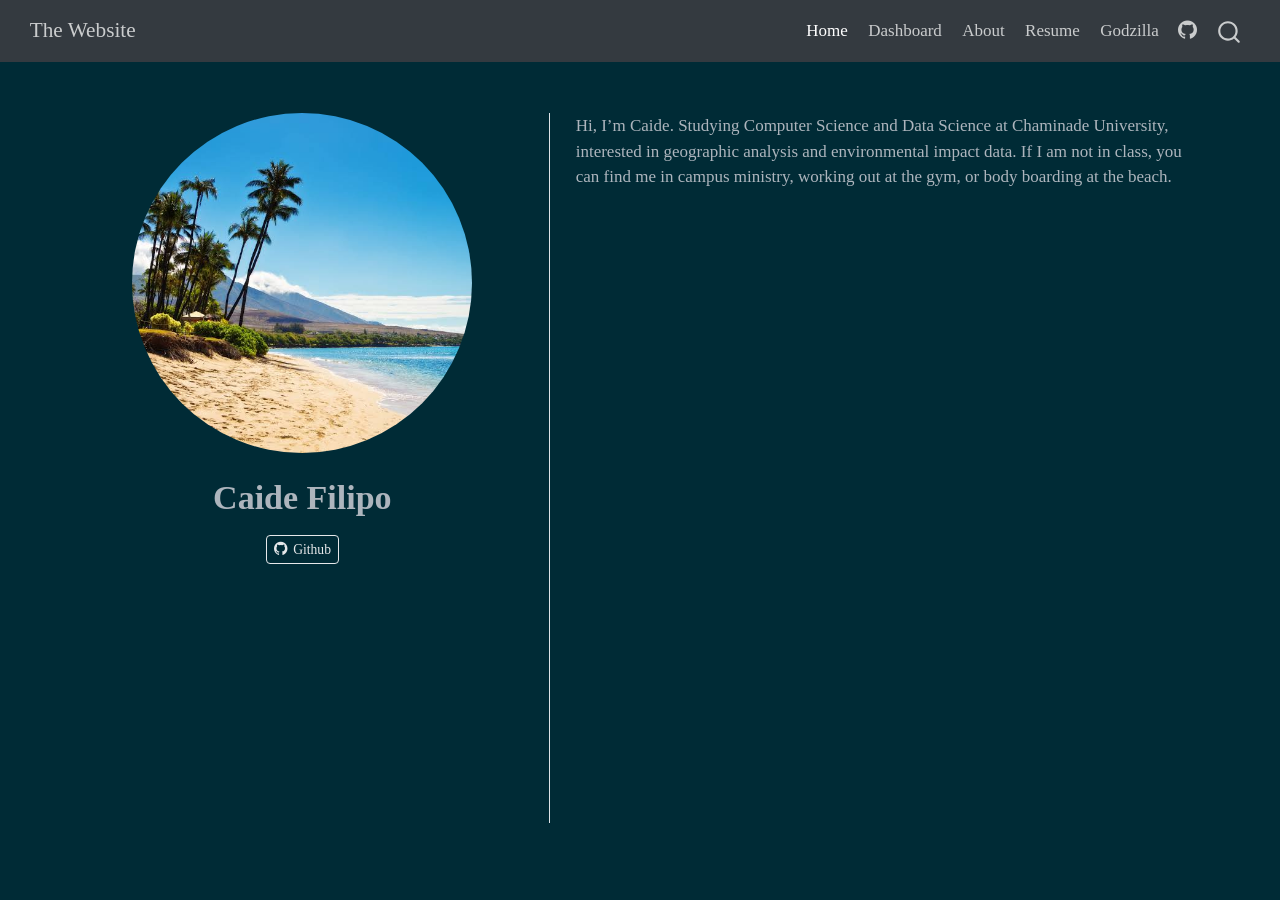
<file: docs/index.html>
<!DOCTYPE html>
<html xmlns="http://www.w3.org/1999/xhtml" lang="en" xml:lang="en"><head>

<meta charset="utf-8">
<meta name="generator" content="quarto-1.9.38">

<meta name="viewport" content="width=device-width, initial-scale=1.0, user-scalable=yes">


<title>Caide Filipo – The Website</title>
<style>
/* Default styles provided by pandoc.
** See https://pandoc.org/MANUAL.html#variables-for-html for config info.
*/
code{white-space: pre-wrap;}
span.smallcaps{font-variant: small-caps;}
div.columns{display: flex; gap: min(4vw, 1.5em);}
div.column{flex: auto; overflow-x: auto;}
div.hanging-indent{margin-left: 1.5em; text-indent: -1.5em;}
ul.task-list{list-style: none;}
ul.task-list li input[type="checkbox"] {
  width: 0.8em;
  margin: 0 0.8em 0.2em -1em; /* quarto-specific, see https://github.com/quarto-dev/quarto-cli/issues/4556 */ 
  vertical-align: middle;
}
</style>


<script src="site_libs/quarto-nav/quarto-nav.js"></script>
<script src="site_libs/quarto-nav/headroom.min.js"></script>
<script src="site_libs/clipboard/clipboard.min.js"></script>
<script src="site_libs/quarto-search/autocomplete.umd.js"></script>
<script src="site_libs/quarto-search/fuse.min.js"></script>
<script src="site_libs/quarto-search/quarto-search.js"></script>
<meta name="quarto:offset" content="./">
<script src="site_libs/quarto-html/quarto.js" type="module"></script>
<script src="site_libs/quarto-html/tabsets/tabsets.js" type="module"></script>
<script src="site_libs/quarto-html/popper.min.js"></script>
<script src="site_libs/quarto-html/tippy.umd.min.js"></script>
<link href="site_libs/quarto-html/tippy.css" rel="stylesheet">
<link href="site_libs/quarto-html/quarto-syntax-highlighting-dark-0a6b7249c26820e032cb0bd839ff02b1.css" rel="stylesheet" id="quarto-text-highlighting-styles">
<script src="site_libs/bootstrap/bootstrap.min.js"></script>
<link href="site_libs/bootstrap/bootstrap-icons.css" rel="stylesheet">
<link href="site_libs/bootstrap/bootstrap-022d30eb0de822cc867200da4bd9be8d.min.css" rel="stylesheet" append-hash="true" id="quarto-bootstrap" data-mode="dark">
<script id="quarto-search-options" type="application/json">{
  "location": "navbar",
  "copy-button": false,
  "collapse-after": 3,
  "panel-placement": "end",
  "type": "overlay",
  "limit": 50,
  "keyboard-shortcut": [
    "f",
    "/",
    "s"
  ],
  "show-item-context": false,
  "language": {
    "search-no-results-text": "No results",
    "search-matching-documents-text": "matching documents",
    "search-copy-link-title": "Copy link to search",
    "search-hide-matches-text": "Hide additional matches",
    "search-more-match-text": "more match in this document",
    "search-more-matches-text": "more matches in this document",
    "search-clear-button-title": "Clear",
    "search-text-placeholder": "",
    "search-detached-cancel-button-title": "Cancel",
    "search-submit-button-title": "Submit",
    "search-label": "Search"
  }
}</script>


<link rel="stylesheet" href="styles.css">
</head>

<body class="nav-fixed quarto-light">

<div id="quarto-search-results"></div>
  <header id="quarto-header" class="headroom fixed-top">
    <nav class="navbar navbar-expand-lg " data-bs-theme="dark">
      <div class="navbar-container container-fluid">
      <div class="navbar-brand-container mx-auto">
    <a class="navbar-brand" href="./index.html">
    <span class="navbar-title">The Website</span>
    </a>
  </div>
            <div id="quarto-search" class="" title="Search"></div>
          <button class="navbar-toggler" type="button" data-bs-toggle="collapse" data-bs-target="#navbarCollapse" aria-controls="navbarCollapse" role="menu" aria-expanded="false" aria-label="Toggle navigation" onclick="if (window.quartoToggleHeadroom) { window.quartoToggleHeadroom(); }">
  <span class="navbar-toggler-icon"></span>
</button>
          <div class="collapse navbar-collapse" id="navbarCollapse">
            <ul class="navbar-nav navbar-nav-scroll ms-auto">
  <li class="nav-item">
    <a class="nav-link active" href="./index.html" aria-current="page"> 
<span class="menu-text">Home</span></a>
  </li>  
  <li class="nav-item">
    <a class="nav-link" href="https://kalamaku4u.github.io/dashboards//"> 
<span class="menu-text">Dashboard</span></a>
  </li>  
  <li class="nav-item">
    <a class="nav-link" href="./about.html"> 
<span class="menu-text">About</span></a>
  </li>  
  <li class="nav-item">
    <a class="nav-link" href="./resume.html"> 
<span class="menu-text">Resume</span></a>
  </li>  
  <li class="nav-item">
    <a class="nav-link" href="./godzilla.html"> 
<span class="menu-text">Godzilla</span></a>
  </li>  
  <li class="nav-item compact">
    <a class="nav-link" href="https://github.com/kalamaku4u" target="_blank"> <i class="bi bi-github" role="img">
</i> 
<span class="menu-text"></span></a>
  </li>  
</ul>
          </div> <!-- /navcollapse -->
            <div class="quarto-navbar-tools">
</div>
      </div> <!-- /container-fluid -->
    </nav>
</header>
<!-- content -->
<div id="quarto-content" class="quarto-container page-columns page-rows-contents page-layout-full page-navbar">
<!-- sidebar -->
<!-- margin-sidebar -->
    
<!-- main -->
<div class="quarto-about-trestles column-page">
  <div class="about-entity">
    <img src="media/beach.jpeg" class="about-image
  round " style="height: 20em; width: 20em;">
<header id="title-block-header" class="quarto-title-block default">
<div class="quarto-title">
<h1 class="title">Caide Filipo</h1>
</div>
<div class="quarto-title-meta column-page">
  </div>
</header>
    <div class="about-links">
  <a href="https://github.com/Kalamaku4u" class="about-link" rel="" target="blank">
    <i class="bi bi-github"></i>
     <span class="about-link-text">Github</span>
  </a>
</div>
  </div>
  <div class="about-contents"><main class="content column-page" id="quarto-document-content">
<p>Hi, I’m Caide. Studying Computer Science and Data Science at Chaminade University, interested in geographic analysis and environmental impact data. If I am not in class, you can find me in campus ministry, working out at the gym, or body boarding at the beach.</p>


</main></div>
</div>
 <!-- /main -->
<script id="quarto-html-after-body" type="application/javascript">
  window.document.addEventListener("DOMContentLoaded", function (event) {
    const isCodeAnnotation = (el) => {
      for (const clz of el.classList) {
        if (clz.startsWith('code-annotation-')) {                     
          return true;
        }
      }
      return false;
    }
    const onCopySuccess = function(e) {
      // button target
      const button = e.trigger;
      // don't keep focus
      button.blur();
      // flash "checked"
      button.classList.add('code-copy-button-checked');
      var currentTitle = button.getAttribute("title");
      button.setAttribute("title", "Copied!");
      let tooltip;
      if (window.bootstrap) {
        button.setAttribute("data-bs-toggle", "tooltip");
        button.setAttribute("data-bs-placement", "left");
        button.setAttribute("data-bs-title", "Copied!");
        tooltip = new bootstrap.Tooltip(button, 
          { trigger: "manual", 
            customClass: "code-copy-button-tooltip",
            offset: [0, -8]});
        tooltip.show();    
      }
      setTimeout(function() {
        if (tooltip) {
          tooltip.hide();
          button.removeAttribute("data-bs-title");
          button.removeAttribute("data-bs-toggle");
          button.removeAttribute("data-bs-placement");
        }
        button.setAttribute("title", currentTitle);
        button.classList.remove('code-copy-button-checked');
      }, 1000);
      // clear code selection
      e.clearSelection();
    }
    const getTextToCopy = function(trigger) {
      const outerScaffold = trigger.parentElement.cloneNode(true);
      const codeEl = outerScaffold.querySelector('code');
      for (const childEl of codeEl.children) {
        if (isCodeAnnotation(childEl)) {
          childEl.remove();
        }
      }
      return codeEl.innerText;
    }
    const clipboard = new window.ClipboardJS('.code-copy-button:not([data-in-quarto-modal])', {
      text: getTextToCopy
    });
    clipboard.on('success', onCopySuccess);
    if (window.document.getElementById('quarto-embedded-source-code-modal')) {
      const clipboardModal = new window.ClipboardJS('.code-copy-button[data-in-quarto-modal]', {
        text: getTextToCopy,
        container: window.document.getElementById('quarto-embedded-source-code-modal')
      });
      clipboardModal.on('success', onCopySuccess);
    }
      var localhostRegex = new RegExp(/^(?:http|https):\/\/localhost\:?[0-9]*\//);
      var mailtoRegex = new RegExp(/^mailto:/);
        var filterRegex = new RegExp('/' + window.location.host + '/');
      var isInternal = (href) => {
          return filterRegex.test(href) || localhostRegex.test(href) || mailtoRegex.test(href);
      }
      // Inspect non-navigation links and adorn them if external
     var links = window.document.querySelectorAll('a[href]:not(.nav-link):not(.navbar-brand):not(.toc-action):not(.sidebar-link):not(.sidebar-item-toggle):not(.pagination-link):not(.no-external):not([aria-hidden]):not(.dropdown-item):not(.quarto-navigation-tool):not(.about-link)');
      for (var i=0; i<links.length; i++) {
        const link = links[i];
        if (!isInternal(link.href)) {
          // undo the damage that might have been done by quarto-nav.js in the case of
          // links that we want to consider external
          if (link.dataset.originalHref !== undefined) {
            link.href = link.dataset.originalHref;
          }
        }
      }
    function tippyHover(el, contentFn, onTriggerFn, onUntriggerFn) {
      const config = {
        allowHTML: true,
        maxWidth: 500,
        delay: 100,
        arrow: false,
        appendTo: function(el) {
            return el.parentElement;
        },
        interactive: true,
        interactiveBorder: 10,
        theme: 'quarto',
        placement: 'bottom-start',
      };
      if (contentFn) {
        config.content = contentFn;
      }
      if (onTriggerFn) {
        config.onTrigger = onTriggerFn;
      }
      if (onUntriggerFn) {
        config.onUntrigger = onUntriggerFn;
      }
      window.tippy(el, config); 
    }
    const noterefs = window.document.querySelectorAll('a[role="doc-noteref"]');
    for (var i=0; i<noterefs.length; i++) {
      const ref = noterefs[i];
      tippyHover(ref, function() {
        // use id or data attribute instead here
        let href = ref.getAttribute('data-footnote-href') || ref.getAttribute('href');
        try { href = new URL(href).hash; } catch {}
        const id = href.replace(/^#\/?/, "");
        const note = window.document.getElementById(id);
        if (note) {
          return note.innerHTML;
        } else {
          return "";
        }
      });
    }
    const xrefs = window.document.querySelectorAll('a.quarto-xref');
    const processXRef = (id, note) => {
      // Strip column container classes
      const stripColumnClz = (el) => {
        el.classList.remove("page-full", "page-columns");
        if (el.children) {
          for (const child of el.children) {
            stripColumnClz(child);
          }
        }
      }
      stripColumnClz(note)
      if (id === null || id.startsWith('sec-')) {
        // Special case sections, only their first couple elements
        const container = document.createElement("div");
        if (note.children && note.children.length > 2) {
          container.appendChild(note.children[0].cloneNode(true));
          for (let i = 1; i < note.children.length; i++) {
            const child = note.children[i];
            if (child.tagName === "P" && child.innerText === "") {
              continue;
            } else {
              container.appendChild(child.cloneNode(true));
              break;
            }
          }
          if (window.Quarto?.typesetMath) {
            window.Quarto.typesetMath(container);
          }
          return container.innerHTML
        } else {
          if (window.Quarto?.typesetMath) {
            window.Quarto.typesetMath(note);
          }
          return note.innerHTML;
        }
      } else {
        // Remove any anchor links if they are present
        const anchorLink = note.querySelector('a.anchorjs-link');
        if (anchorLink) {
          anchorLink.remove();
        }
        if (window.Quarto?.typesetMath) {
          window.Quarto.typesetMath(note);
        }
        if (note.classList.contains("callout")) {
          return note.outerHTML;
        } else {
          return note.innerHTML;
        }
      }
    }
    for (var i=0; i<xrefs.length; i++) {
      const xref = xrefs[i];
      tippyHover(xref, undefined, function(instance) {
        instance.disable();
        let url = xref.getAttribute('href');
        let hash = undefined; 
        if (url.startsWith('#')) {
          hash = url;
        } else {
          try { hash = new URL(url).hash; } catch {}
        }
        if (hash) {
          const id = hash.replace(/^#\/?/, "");
          const note = window.document.getElementById(id);
          if (note !== null) {
            try {
              const html = processXRef(id, note.cloneNode(true));
              instance.setContent(html);
            } finally {
              instance.enable();
              instance.show();
            }
          } else {
            // See if we can fetch this
            fetch(url.split('#')[0])
            .then(res => res.text())
            .then(html => {
              const parser = new DOMParser();
              const htmlDoc = parser.parseFromString(html, "text/html");
              const note = htmlDoc.getElementById(id);
              if (note !== null) {
                const html = processXRef(id, note);
                instance.setContent(html);
              } 
            }).finally(() => {
              instance.enable();
              instance.show();
            });
          }
        } else {
          // See if we can fetch a full url (with no hash to target)
          // This is a special case and we should probably do some content thinning / targeting
          fetch(url)
          .then(res => res.text())
          .then(html => {
            const parser = new DOMParser();
            const htmlDoc = parser.parseFromString(html, "text/html");
            const note = htmlDoc.querySelector('main.content');
            if (note !== null) {
              // This should only happen for chapter cross references
              // (since there is no id in the URL)
              // remove the first header
              if (note.children.length > 0 && note.children[0].tagName === "HEADER") {
                note.children[0].remove();
              }
              const html = processXRef(null, note);
              instance.setContent(html);
            } 
          }).finally(() => {
            instance.enable();
            instance.show();
          });
        }
      }, function(instance) {
      });
    }
        let selectedAnnoteEl;
        const selectorForAnnotation = ( cell, annotation) => {
          let cellAttr = 'data-code-cell="' + cell + '"';
          let lineAttr = 'data-code-annotation="' +  annotation + '"';
          const selector = 'span[' + cellAttr + '][' + lineAttr + ']';
          return selector;
        }
        const selectCodeLines = (annoteEl) => {
          const doc = window.document;
          const targetCell = annoteEl.getAttribute("data-target-cell");
          const targetAnnotation = annoteEl.getAttribute("data-target-annotation");
          const annoteSpan = window.document.querySelector(selectorForAnnotation(targetCell, targetAnnotation));
          const lines = annoteSpan.getAttribute("data-code-lines").split(",");
          const lineIds = lines.map((line) => {
            return targetCell + "-" + line;
          })
          let top = null;
          let height = null;
          let parent = null;
          if (lineIds.length > 0) {
              //compute the position of the single el (top and bottom and make a div)
              const el = window.document.getElementById(lineIds[0]);
              top = el.offsetTop;
              height = el.offsetHeight;
              parent = el.parentElement.parentElement;
            if (lineIds.length > 1) {
              const lastEl = window.document.getElementById(lineIds[lineIds.length - 1]);
              const bottom = lastEl.offsetTop + lastEl.offsetHeight;
              height = bottom - top;
            }
            if (top !== null && height !== null && parent !== null) {
              // cook up a div (if necessary) and position it 
              let div = window.document.getElementById("code-annotation-line-highlight");
              if (div === null) {
                div = window.document.createElement("div");
                div.setAttribute("id", "code-annotation-line-highlight");
                div.style.position = 'absolute';
                parent.appendChild(div);
              }
              div.style.top = top - 2 + "px";
              div.style.height = height + 4 + "px";
              div.style.left = 0;
              let gutterDiv = window.document.getElementById("code-annotation-line-highlight-gutter");
              if (gutterDiv === null) {
                gutterDiv = window.document.createElement("div");
                gutterDiv.setAttribute("id", "code-annotation-line-highlight-gutter");
                gutterDiv.style.position = 'absolute';
                const codeCell = window.document.getElementById(targetCell);
                const gutter = codeCell.querySelector('.code-annotation-gutter');
                gutter.appendChild(gutterDiv);
              }
              gutterDiv.style.top = top - 2 + "px";
              gutterDiv.style.height = height + 4 + "px";
            }
            selectedAnnoteEl = annoteEl;
          }
        };
        const unselectCodeLines = () => {
          const elementsIds = ["code-annotation-line-highlight", "code-annotation-line-highlight-gutter"];
          elementsIds.forEach((elId) => {
            const div = window.document.getElementById(elId);
            if (div) {
              div.remove();
            }
          });
          selectedAnnoteEl = undefined;
        };
          // Handle positioning of the toggle
      window.addEventListener(
        "resize",
        throttle(() => {
          elRect = undefined;
          if (selectedAnnoteEl) {
            selectCodeLines(selectedAnnoteEl);
          }
        }, 10)
      );
      function throttle(fn, ms) {
      let throttle = false;
      let timer;
        return (...args) => {
          if(!throttle) { // first call gets through
              fn.apply(this, args);
              throttle = true;
          } else { // all the others get throttled
              if(timer) clearTimeout(timer); // cancel #2
              timer = setTimeout(() => {
                fn.apply(this, args);
                timer = throttle = false;
              }, ms);
          }
        };
      }
        // Attach click handler to the DT
        const annoteDls = window.document.querySelectorAll('dt[data-target-cell]');
        for (const annoteDlNode of annoteDls) {
          annoteDlNode.addEventListener('click', (event) => {
            const clickedEl = event.target;
            if (clickedEl !== selectedAnnoteEl) {
              unselectCodeLines();
              const activeEl = window.document.querySelector('dt[data-target-cell].code-annotation-active');
              if (activeEl) {
                activeEl.classList.remove('code-annotation-active');
              }
              selectCodeLines(clickedEl);
              clickedEl.classList.add('code-annotation-active');
            } else {
              // Unselect the line
              unselectCodeLines();
              clickedEl.classList.remove('code-annotation-active');
            }
          });
        }
    const findCites = (el) => {
      const parentEl = el.parentElement;
      if (parentEl) {
        const cites = parentEl.dataset.cites;
        if (cites) {
          return {
            el,
            cites: cites.split(' ')
          };
        } else {
          return findCites(el.parentElement)
        }
      } else {
        return undefined;
      }
    };
    var bibliorefs = window.document.querySelectorAll('a[role="doc-biblioref"]');
    for (var i=0; i<bibliorefs.length; i++) {
      const ref = bibliorefs[i];
      const citeInfo = findCites(ref);
      if (citeInfo) {
        tippyHover(citeInfo.el, function() {
          var popup = window.document.createElement('div');
          citeInfo.cites.forEach(function(cite) {
            var citeDiv = window.document.createElement('div');
            citeDiv.classList.add('hanging-indent');
            citeDiv.classList.add('csl-entry');
            var biblioDiv = window.document.getElementById('ref-' + cite);
            if (biblioDiv) {
              citeDiv.innerHTML = biblioDiv.innerHTML;
            }
            popup.appendChild(citeDiv);
          });
          return popup.innerHTML;
        });
      }
    }
  });
  </script>
</div> <!-- /content -->




</body></html>
</file>
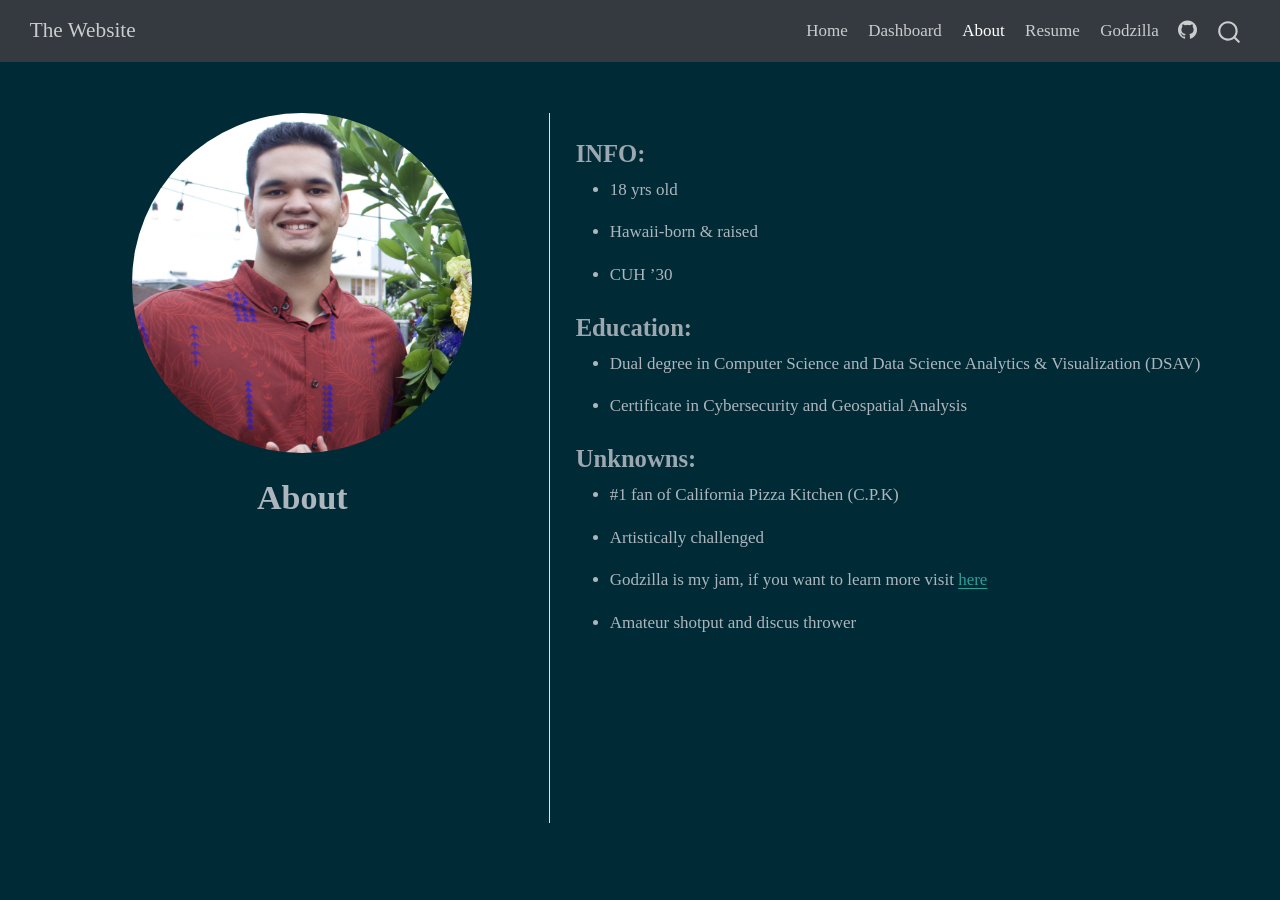
<file: docs/about.html>
<!DOCTYPE html>
<html xmlns="http://www.w3.org/1999/xhtml" lang="en" xml:lang="en"><head>

<meta charset="utf-8">
<meta name="generator" content="quarto-1.9.38">

<meta name="viewport" content="width=device-width, initial-scale=1.0, user-scalable=yes">


<title>About – The Website</title>
<style>
/* Default styles provided by pandoc.
** See https://pandoc.org/MANUAL.html#variables-for-html for config info.
*/
code{white-space: pre-wrap;}
span.smallcaps{font-variant: small-caps;}
div.columns{display: flex; gap: min(4vw, 1.5em);}
div.column{flex: auto; overflow-x: auto;}
div.hanging-indent{margin-left: 1.5em; text-indent: -1.5em;}
ul.task-list{list-style: none;}
ul.task-list li input[type="checkbox"] {
  width: 0.8em;
  margin: 0 0.8em 0.2em -1em; /* quarto-specific, see https://github.com/quarto-dev/quarto-cli/issues/4556 */ 
  vertical-align: middle;
}
</style>


<script src="site_libs/quarto-nav/quarto-nav.js"></script>
<script src="site_libs/quarto-nav/headroom.min.js"></script>
<script src="site_libs/clipboard/clipboard.min.js"></script>
<script src="site_libs/quarto-search/autocomplete.umd.js"></script>
<script src="site_libs/quarto-search/fuse.min.js"></script>
<script src="site_libs/quarto-search/quarto-search.js"></script>
<meta name="quarto:offset" content="./">
<script src="site_libs/quarto-html/quarto.js" type="module"></script>
<script src="site_libs/quarto-html/tabsets/tabsets.js" type="module"></script>
<script src="site_libs/quarto-html/popper.min.js"></script>
<script src="site_libs/quarto-html/tippy.umd.min.js"></script>
<link href="site_libs/quarto-html/tippy.css" rel="stylesheet">
<link href="site_libs/quarto-html/quarto-syntax-highlighting-dark-0a6b7249c26820e032cb0bd839ff02b1.css" rel="stylesheet" id="quarto-text-highlighting-styles">
<script src="site_libs/bootstrap/bootstrap.min.js"></script>
<link href="site_libs/bootstrap/bootstrap-icons.css" rel="stylesheet">
<link href="site_libs/bootstrap/bootstrap-022d30eb0de822cc867200da4bd9be8d.min.css" rel="stylesheet" append-hash="true" id="quarto-bootstrap" data-mode="dark">
<script id="quarto-search-options" type="application/json">{
  "location": "navbar",
  "copy-button": false,
  "collapse-after": 3,
  "panel-placement": "end",
  "type": "overlay",
  "limit": 50,
  "keyboard-shortcut": [
    "f",
    "/",
    "s"
  ],
  "show-item-context": false,
  "language": {
    "search-no-results-text": "No results",
    "search-matching-documents-text": "matching documents",
    "search-copy-link-title": "Copy link to search",
    "search-hide-matches-text": "Hide additional matches",
    "search-more-match-text": "more match in this document",
    "search-more-matches-text": "more matches in this document",
    "search-clear-button-title": "Clear",
    "search-text-placeholder": "",
    "search-detached-cancel-button-title": "Cancel",
    "search-submit-button-title": "Submit",
    "search-label": "Search"
  }
}</script>


<link rel="stylesheet" href="styles.css">
</head>

<body class="nav-fixed quarto-light">

<div id="quarto-search-results"></div>
  <header id="quarto-header" class="headroom fixed-top">
    <nav class="navbar navbar-expand-lg " data-bs-theme="dark">
      <div class="navbar-container container-fluid">
      <div class="navbar-brand-container mx-auto">
    <a class="navbar-brand" href="./index.html">
    <span class="navbar-title">The Website</span>
    </a>
  </div>
            <div id="quarto-search" class="" title="Search"></div>
          <button class="navbar-toggler" type="button" data-bs-toggle="collapse" data-bs-target="#navbarCollapse" aria-controls="navbarCollapse" role="menu" aria-expanded="false" aria-label="Toggle navigation" onclick="if (window.quartoToggleHeadroom) { window.quartoToggleHeadroom(); }">
  <span class="navbar-toggler-icon"></span>
</button>
          <div class="collapse navbar-collapse" id="navbarCollapse">
            <ul class="navbar-nav navbar-nav-scroll ms-auto">
  <li class="nav-item">
    <a class="nav-link" href="./index.html"> 
<span class="menu-text">Home</span></a>
  </li>  
  <li class="nav-item">
    <a class="nav-link" href="https://kalamaku4u.github.io/dashboards/"> 
<span class="menu-text">Dashboard</span></a>
  </li>  
  <li class="nav-item">
    <a class="nav-link active" href="./about.html" aria-current="page"> 
<span class="menu-text">About</span></a>
  </li>  
  <li class="nav-item">
    <a class="nav-link" href="./resume.html"> 
<span class="menu-text">Resume</span></a>
  </li>  
  <li class="nav-item">
    <a class="nav-link" href="./godzilla.html"> 
<span class="menu-text">Godzilla</span></a>
  </li>  
  <li class="nav-item compact">
    <a class="nav-link" href="https://github.com/kalamaku4u" target="_blank"> <i class="bi bi-github" role="img">
</i> 
<span class="menu-text"></span></a>
  </li>  
</ul>
          </div> <!-- /navcollapse -->
            <div class="quarto-navbar-tools">
</div>
      </div> <!-- /container-fluid -->
    </nav>
</header>
<!-- content -->
<div id="quarto-content" class="quarto-container page-columns page-rows-contents page-layout-full page-navbar">
<!-- sidebar -->
<!-- margin-sidebar -->
    
<!-- main -->
<div class="quarto-about-trestles column-page">
  <div class="about-entity">
    <img src="media/resume_port2.jpeg" class="about-image
  round " style="height: 20em; width: 20em;">
<header id="title-block-header" class="quarto-title-block default">
<div class="quarto-title">
<h1 class="title">About</h1>
</div>
<div class="quarto-title-meta column-page">
  </div>
</header>
  </div>
  <div class="about-contents"><main class="content column-page" id="quarto-document-content">
<section id="info" class="level3">
<h3 data-anchor-id="info">INFO:</h3>
<ul>
<li><p>18 yrs old</p></li>
<li><p>Hawaii-born &amp; raised</p></li>
<li><p>CUH ’30</p></li>
</ul>
</section>
<section id="education" class="level3">
<h3 data-anchor-id="education">Education:</h3>
<ul>
<li><p>Dual degree in Computer Science and Data Science Analytics &amp; Visualization (DSAV)</p></li>
<li><p>Certificate in Cybersecurity and Geospatial Analysis</p></li>
</ul>
</section>
<section id="unknowns" class="level3">
<h3 data-anchor-id="unknowns">Unknowns:</h3>
<ul>
<li><p>#1 fan of California Pizza Kitchen (C.P.K)</p></li>
<li><p>Artistically challenged</p></li>
<li><p>Godzilla is my jam, if you want to learn more visit <a href="./godzilla.html">here</a></p></li>
<li><p>Amateur shotput and discus thrower</p></li>
</ul>


</section>
</main></div>
</div>
 <!-- /main -->
<script id="quarto-html-after-body" type="application/javascript">
  window.document.addEventListener("DOMContentLoaded", function (event) {
    const isCodeAnnotation = (el) => {
      for (const clz of el.classList) {
        if (clz.startsWith('code-annotation-')) {                     
          return true;
        }
      }
      return false;
    }
    const onCopySuccess = function(e) {
      // button target
      const button = e.trigger;
      // don't keep focus
      button.blur();
      // flash "checked"
      button.classList.add('code-copy-button-checked');
      var currentTitle = button.getAttribute("title");
      button.setAttribute("title", "Copied!");
      let tooltip;
      if (window.bootstrap) {
        button.setAttribute("data-bs-toggle", "tooltip");
        button.setAttribute("data-bs-placement", "left");
        button.setAttribute("data-bs-title", "Copied!");
        tooltip = new bootstrap.Tooltip(button, 
          { trigger: "manual", 
            customClass: "code-copy-button-tooltip",
            offset: [0, -8]});
        tooltip.show();    
      }
      setTimeout(function() {
        if (tooltip) {
          tooltip.hide();
          button.removeAttribute("data-bs-title");
          button.removeAttribute("data-bs-toggle");
          button.removeAttribute("data-bs-placement");
        }
        button.setAttribute("title", currentTitle);
        button.classList.remove('code-copy-button-checked');
      }, 1000);
      // clear code selection
      e.clearSelection();
    }
    const getTextToCopy = function(trigger) {
      const outerScaffold = trigger.parentElement.cloneNode(true);
      const codeEl = outerScaffold.querySelector('code');
      for (const childEl of codeEl.children) {
        if (isCodeAnnotation(childEl)) {
          childEl.remove();
        }
      }
      return codeEl.innerText;
    }
    const clipboard = new window.ClipboardJS('.code-copy-button:not([data-in-quarto-modal])', {
      text: getTextToCopy
    });
    clipboard.on('success', onCopySuccess);
    if (window.document.getElementById('quarto-embedded-source-code-modal')) {
      const clipboardModal = new window.ClipboardJS('.code-copy-button[data-in-quarto-modal]', {
        text: getTextToCopy,
        container: window.document.getElementById('quarto-embedded-source-code-modal')
      });
      clipboardModal.on('success', onCopySuccess);
    }
      var localhostRegex = new RegExp(/^(?:http|https):\/\/localhost\:?[0-9]*\//);
      var mailtoRegex = new RegExp(/^mailto:/);
        var filterRegex = new RegExp('/' + window.location.host + '/');
      var isInternal = (href) => {
          return filterRegex.test(href) || localhostRegex.test(href) || mailtoRegex.test(href);
      }
      // Inspect non-navigation links and adorn them if external
     var links = window.document.querySelectorAll('a[href]:not(.nav-link):not(.navbar-brand):not(.toc-action):not(.sidebar-link):not(.sidebar-item-toggle):not(.pagination-link):not(.no-external):not([aria-hidden]):not(.dropdown-item):not(.quarto-navigation-tool):not(.about-link)');
      for (var i=0; i<links.length; i++) {
        const link = links[i];
        if (!isInternal(link.href)) {
          // undo the damage that might have been done by quarto-nav.js in the case of
          // links that we want to consider external
          if (link.dataset.originalHref !== undefined) {
            link.href = link.dataset.originalHref;
          }
        }
      }
    function tippyHover(el, contentFn, onTriggerFn, onUntriggerFn) {
      const config = {
        allowHTML: true,
        maxWidth: 500,
        delay: 100,
        arrow: false,
        appendTo: function(el) {
            return el.parentElement;
        },
        interactive: true,
        interactiveBorder: 10,
        theme: 'quarto',
        placement: 'bottom-start',
      };
      if (contentFn) {
        config.content = contentFn;
      }
      if (onTriggerFn) {
        config.onTrigger = onTriggerFn;
      }
      if (onUntriggerFn) {
        config.onUntrigger = onUntriggerFn;
      }
      window.tippy(el, config); 
    }
    const noterefs = window.document.querySelectorAll('a[role="doc-noteref"]');
    for (var i=0; i<noterefs.length; i++) {
      const ref = noterefs[i];
      tippyHover(ref, function() {
        // use id or data attribute instead here
        let href = ref.getAttribute('data-footnote-href') || ref.getAttribute('href');
        try { href = new URL(href).hash; } catch {}
        const id = href.replace(/^#\/?/, "");
        const note = window.document.getElementById(id);
        if (note) {
          return note.innerHTML;
        } else {
          return "";
        }
      });
    }
    const xrefs = window.document.querySelectorAll('a.quarto-xref');
    const processXRef = (id, note) => {
      // Strip column container classes
      const stripColumnClz = (el) => {
        el.classList.remove("page-full", "page-columns");
        if (el.children) {
          for (const child of el.children) {
            stripColumnClz(child);
          }
        }
      }
      stripColumnClz(note)
      if (id === null || id.startsWith('sec-')) {
        // Special case sections, only their first couple elements
        const container = document.createElement("div");
        if (note.children && note.children.length > 2) {
          container.appendChild(note.children[0].cloneNode(true));
          for (let i = 1; i < note.children.length; i++) {
            const child = note.children[i];
            if (child.tagName === "P" && child.innerText === "") {
              continue;
            } else {
              container.appendChild(child.cloneNode(true));
              break;
            }
          }
          if (window.Quarto?.typesetMath) {
            window.Quarto.typesetMath(container);
          }
          return container.innerHTML
        } else {
          if (window.Quarto?.typesetMath) {
            window.Quarto.typesetMath(note);
          }
          return note.innerHTML;
        }
      } else {
        // Remove any anchor links if they are present
        const anchorLink = note.querySelector('a.anchorjs-link');
        if (anchorLink) {
          anchorLink.remove();
        }
        if (window.Quarto?.typesetMath) {
          window.Quarto.typesetMath(note);
        }
        if (note.classList.contains("callout")) {
          return note.outerHTML;
        } else {
          return note.innerHTML;
        }
      }
    }
    for (var i=0; i<xrefs.length; i++) {
      const xref = xrefs[i];
      tippyHover(xref, undefined, function(instance) {
        instance.disable();
        let url = xref.getAttribute('href');
        let hash = undefined; 
        if (url.startsWith('#')) {
          hash = url;
        } else {
          try { hash = new URL(url).hash; } catch {}
        }
        if (hash) {
          const id = hash.replace(/^#\/?/, "");
          const note = window.document.getElementById(id);
          if (note !== null) {
            try {
              const html = processXRef(id, note.cloneNode(true));
              instance.setContent(html);
            } finally {
              instance.enable();
              instance.show();
            }
          } else {
            // See if we can fetch this
            fetch(url.split('#')[0])
            .then(res => res.text())
            .then(html => {
              const parser = new DOMParser();
              const htmlDoc = parser.parseFromString(html, "text/html");
              const note = htmlDoc.getElementById(id);
              if (note !== null) {
                const html = processXRef(id, note);
                instance.setContent(html);
              } 
            }).finally(() => {
              instance.enable();
              instance.show();
            });
          }
        } else {
          // See if we can fetch a full url (with no hash to target)
          // This is a special case and we should probably do some content thinning / targeting
          fetch(url)
          .then(res => res.text())
          .then(html => {
            const parser = new DOMParser();
            const htmlDoc = parser.parseFromString(html, "text/html");
            const note = htmlDoc.querySelector('main.content');
            if (note !== null) {
              // This should only happen for chapter cross references
              // (since there is no id in the URL)
              // remove the first header
              if (note.children.length > 0 && note.children[0].tagName === "HEADER") {
                note.children[0].remove();
              }
              const html = processXRef(null, note);
              instance.setContent(html);
            } 
          }).finally(() => {
            instance.enable();
            instance.show();
          });
        }
      }, function(instance) {
      });
    }
        let selectedAnnoteEl;
        const selectorForAnnotation = ( cell, annotation) => {
          let cellAttr = 'data-code-cell="' + cell + '"';
          let lineAttr = 'data-code-annotation="' +  annotation + '"';
          const selector = 'span[' + cellAttr + '][' + lineAttr + ']';
          return selector;
        }
        const selectCodeLines = (annoteEl) => {
          const doc = window.document;
          const targetCell = annoteEl.getAttribute("data-target-cell");
          const targetAnnotation = annoteEl.getAttribute("data-target-annotation");
          const annoteSpan = window.document.querySelector(selectorForAnnotation(targetCell, targetAnnotation));
          const lines = annoteSpan.getAttribute("data-code-lines").split(",");
          const lineIds = lines.map((line) => {
            return targetCell + "-" + line;
          })
          let top = null;
          let height = null;
          let parent = null;
          if (lineIds.length > 0) {
              //compute the position of the single el (top and bottom and make a div)
              const el = window.document.getElementById(lineIds[0]);
              top = el.offsetTop;
              height = el.offsetHeight;
              parent = el.parentElement.parentElement;
            if (lineIds.length > 1) {
              const lastEl = window.document.getElementById(lineIds[lineIds.length - 1]);
              const bottom = lastEl.offsetTop + lastEl.offsetHeight;
              height = bottom - top;
            }
            if (top !== null && height !== null && parent !== null) {
              // cook up a div (if necessary) and position it 
              let div = window.document.getElementById("code-annotation-line-highlight");
              if (div === null) {
                div = window.document.createElement("div");
                div.setAttribute("id", "code-annotation-line-highlight");
                div.style.position = 'absolute';
                parent.appendChild(div);
              }
              div.style.top = top - 2 + "px";
              div.style.height = height + 4 + "px";
              div.style.left = 0;
              let gutterDiv = window.document.getElementById("code-annotation-line-highlight-gutter");
              if (gutterDiv === null) {
                gutterDiv = window.document.createElement("div");
                gutterDiv.setAttribute("id", "code-annotation-line-highlight-gutter");
                gutterDiv.style.position = 'absolute';
                const codeCell = window.document.getElementById(targetCell);
                const gutter = codeCell.querySelector('.code-annotation-gutter');
                gutter.appendChild(gutterDiv);
              }
              gutterDiv.style.top = top - 2 + "px";
              gutterDiv.style.height = height + 4 + "px";
            }
            selectedAnnoteEl = annoteEl;
          }
        };
        const unselectCodeLines = () => {
          const elementsIds = ["code-annotation-line-highlight", "code-annotation-line-highlight-gutter"];
          elementsIds.forEach((elId) => {
            const div = window.document.getElementById(elId);
            if (div) {
              div.remove();
            }
          });
          selectedAnnoteEl = undefined;
        };
          // Handle positioning of the toggle
      window.addEventListener(
        "resize",
        throttle(() => {
          elRect = undefined;
          if (selectedAnnoteEl) {
            selectCodeLines(selectedAnnoteEl);
          }
        }, 10)
      );
      function throttle(fn, ms) {
      let throttle = false;
      let timer;
        return (...args) => {
          if(!throttle) { // first call gets through
              fn.apply(this, args);
              throttle = true;
          } else { // all the others get throttled
              if(timer) clearTimeout(timer); // cancel #2
              timer = setTimeout(() => {
                fn.apply(this, args);
                timer = throttle = false;
              }, ms);
          }
        };
      }
        // Attach click handler to the DT
        const annoteDls = window.document.querySelectorAll('dt[data-target-cell]');
        for (const annoteDlNode of annoteDls) {
          annoteDlNode.addEventListener('click', (event) => {
            const clickedEl = event.target;
            if (clickedEl !== selectedAnnoteEl) {
              unselectCodeLines();
              const activeEl = window.document.querySelector('dt[data-target-cell].code-annotation-active');
              if (activeEl) {
                activeEl.classList.remove('code-annotation-active');
              }
              selectCodeLines(clickedEl);
              clickedEl.classList.add('code-annotation-active');
            } else {
              // Unselect the line
              unselectCodeLines();
              clickedEl.classList.remove('code-annotation-active');
            }
          });
        }
    const findCites = (el) => {
      const parentEl = el.parentElement;
      if (parentEl) {
        const cites = parentEl.dataset.cites;
        if (cites) {
          return {
            el,
            cites: cites.split(' ')
          };
        } else {
          return findCites(el.parentElement)
        }
      } else {
        return undefined;
      }
    };
    var bibliorefs = window.document.querySelectorAll('a[role="doc-biblioref"]');
    for (var i=0; i<bibliorefs.length; i++) {
      const ref = bibliorefs[i];
      const citeInfo = findCites(ref);
      if (citeInfo) {
        tippyHover(citeInfo.el, function() {
          var popup = window.document.createElement('div');
          citeInfo.cites.forEach(function(cite) {
            var citeDiv = window.document.createElement('div');
            citeDiv.classList.add('hanging-indent');
            citeDiv.classList.add('csl-entry');
            var biblioDiv = window.document.getElementById('ref-' + cite);
            if (biblioDiv) {
              citeDiv.innerHTML = biblioDiv.innerHTML;
            }
            popup.appendChild(citeDiv);
          });
          return popup.innerHTML;
        });
      }
    }
  });
  </script>
</div> <!-- /content -->




</body></html>
</file>
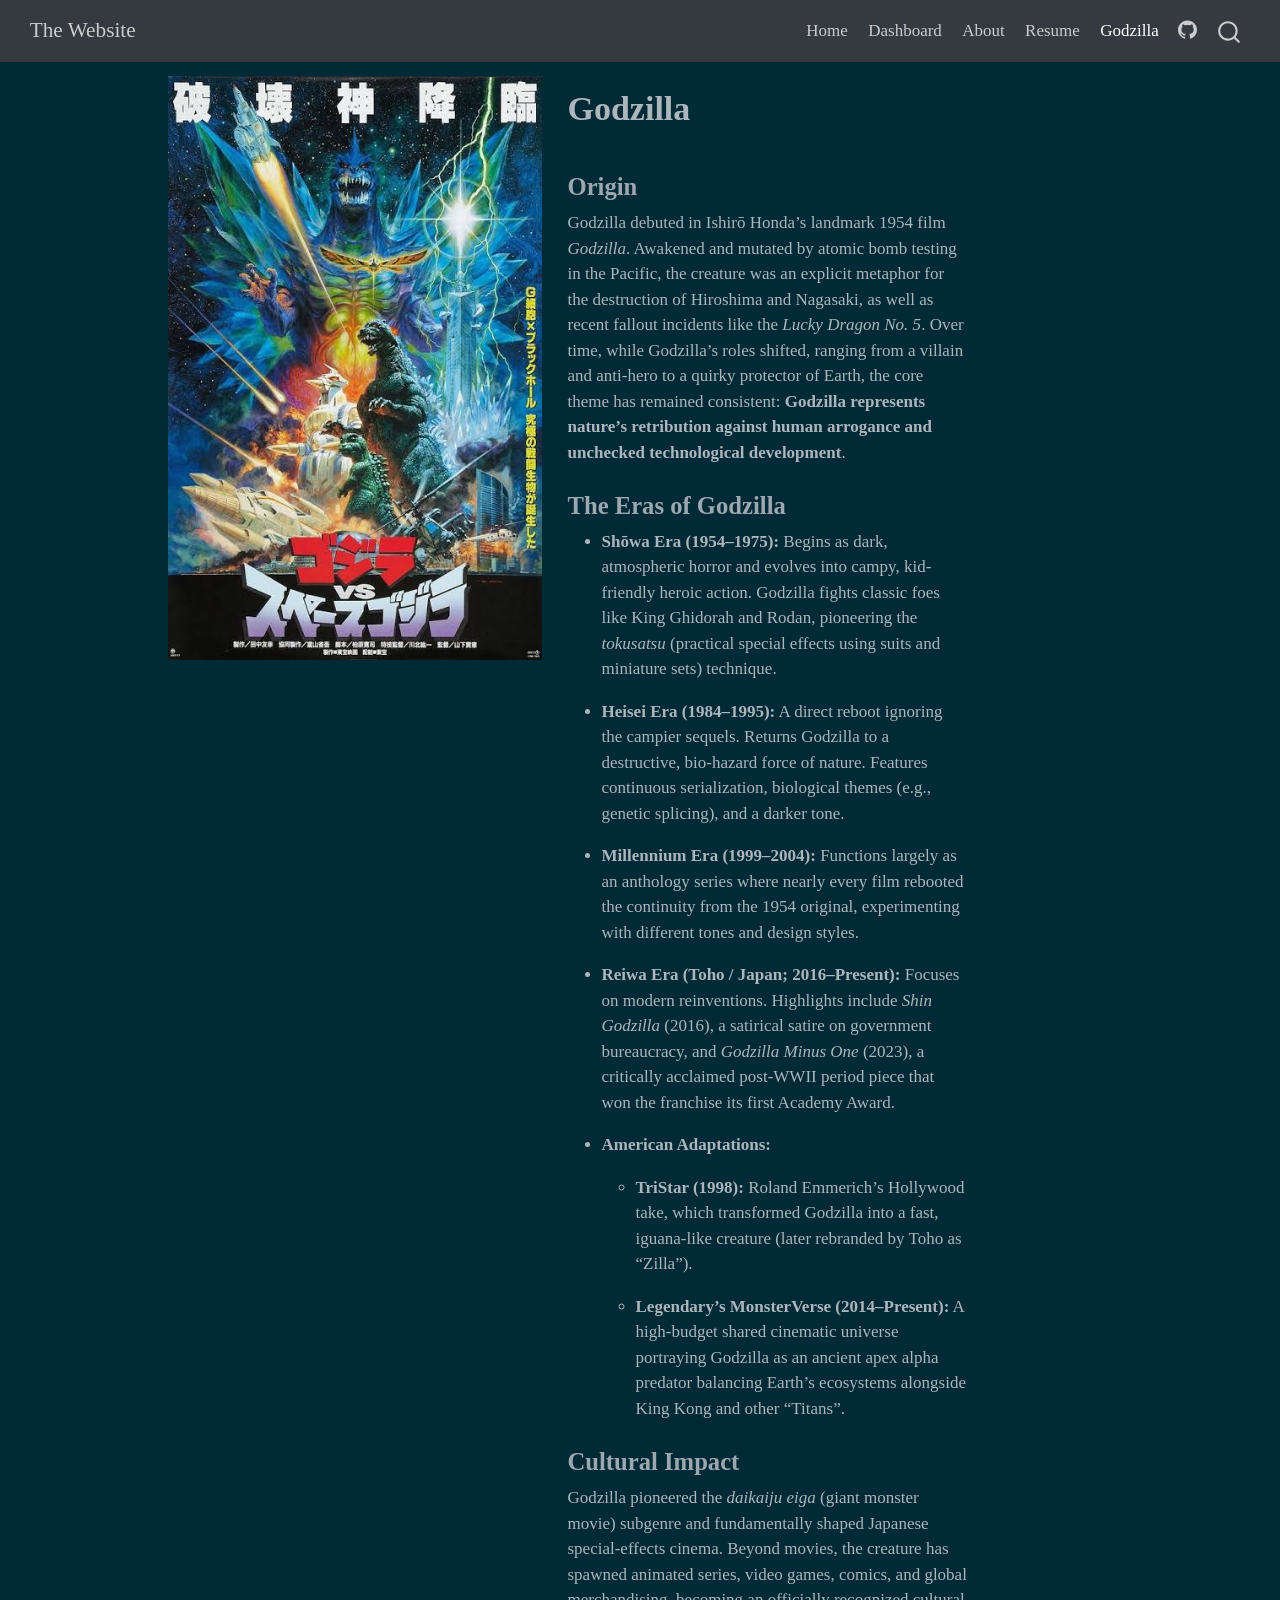
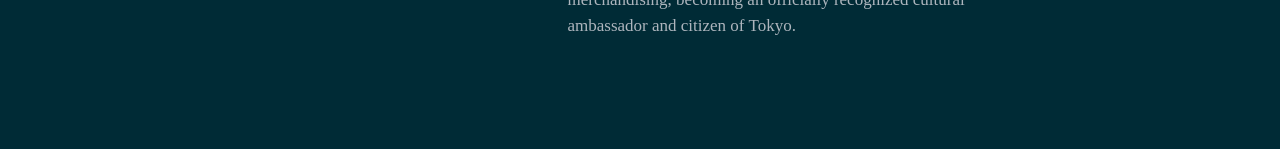
<file: docs/godzilla.html>
<!DOCTYPE html>
<html xmlns="http://www.w3.org/1999/xhtml" lang="en" xml:lang="en"><head>

<meta charset="utf-8">
<meta name="generator" content="quarto-1.9.38">

<meta name="viewport" content="width=device-width, initial-scale=1.0, user-scalable=yes">


<title>Godzilla – The Website</title>
<style>
/* Default styles provided by pandoc.
** See https://pandoc.org/MANUAL.html#variables-for-html for config info.
*/
code{white-space: pre-wrap;}
span.smallcaps{font-variant: small-caps;}
div.columns{display: flex; gap: min(4vw, 1.5em);}
div.column{flex: auto; overflow-x: auto;}
div.hanging-indent{margin-left: 1.5em; text-indent: -1.5em;}
ul.task-list{list-style: none;}
ul.task-list li input[type="checkbox"] {
  width: 0.8em;
  margin: 0 0.8em 0.2em -1em; /* quarto-specific, see https://github.com/quarto-dev/quarto-cli/issues/4556 */ 
  vertical-align: middle;
}
</style>


<script src="site_libs/quarto-nav/quarto-nav.js"></script>
<script src="site_libs/quarto-nav/headroom.min.js"></script>
<script src="site_libs/clipboard/clipboard.min.js"></script>
<script src="site_libs/quarto-search/autocomplete.umd.js"></script>
<script src="site_libs/quarto-search/fuse.min.js"></script>
<script src="site_libs/quarto-search/quarto-search.js"></script>
<meta name="quarto:offset" content="./">
<script src="site_libs/quarto-html/quarto.js" type="module"></script>
<script src="site_libs/quarto-html/tabsets/tabsets.js" type="module"></script>
<script src="site_libs/quarto-html/popper.min.js"></script>
<script src="site_libs/quarto-html/tippy.umd.min.js"></script>
<link href="site_libs/quarto-html/tippy.css" rel="stylesheet">
<link href="site_libs/quarto-html/quarto-syntax-highlighting-dark-0a6b7249c26820e032cb0bd839ff02b1.css" rel="stylesheet" id="quarto-text-highlighting-styles">
<script src="site_libs/bootstrap/bootstrap.min.js"></script>
<link href="site_libs/bootstrap/bootstrap-icons.css" rel="stylesheet">
<link href="site_libs/bootstrap/bootstrap-022d30eb0de822cc867200da4bd9be8d.min.css" rel="stylesheet" append-hash="true" id="quarto-bootstrap" data-mode="dark">
<script id="quarto-search-options" type="application/json">{
  "location": "navbar",
  "copy-button": false,
  "collapse-after": 3,
  "panel-placement": "end",
  "type": "overlay",
  "limit": 50,
  "keyboard-shortcut": [
    "f",
    "/",
    "s"
  ],
  "show-item-context": false,
  "language": {
    "search-no-results-text": "No results",
    "search-matching-documents-text": "matching documents",
    "search-copy-link-title": "Copy link to search",
    "search-hide-matches-text": "Hide additional matches",
    "search-more-match-text": "more match in this document",
    "search-more-matches-text": "more matches in this document",
    "search-clear-button-title": "Clear",
    "search-text-placeholder": "",
    "search-detached-cancel-button-title": "Cancel",
    "search-submit-button-title": "Submit",
    "search-label": "Search"
  }
}</script>


<link rel="stylesheet" href="styles.css">
</head>

<body class="nav-fixed quarto-light">

<div id="quarto-search-results"></div>
  <header id="quarto-header" class="headroom fixed-top">
    <nav class="navbar navbar-expand-lg " data-bs-theme="dark">
      <div class="navbar-container container-fluid">
      <div class="navbar-brand-container mx-auto">
    <a class="navbar-brand" href="./index.html">
    <span class="navbar-title">The Website</span>
    </a>
  </div>
            <div id="quarto-search" class="" title="Search"></div>
          <button class="navbar-toggler" type="button" data-bs-toggle="collapse" data-bs-target="#navbarCollapse" aria-controls="navbarCollapse" role="menu" aria-expanded="false" aria-label="Toggle navigation" onclick="if (window.quartoToggleHeadroom) { window.quartoToggleHeadroom(); }">
  <span class="navbar-toggler-icon"></span>
</button>
          <div class="collapse navbar-collapse" id="navbarCollapse">
            <ul class="navbar-nav navbar-nav-scroll ms-auto">
  <li class="nav-item">
    <a class="nav-link" href="./index.html"> 
<span class="menu-text">Home</span></a>
  </li>  
  <li class="nav-item">
    <a class="nav-link" href="https://kalamaku4u.github.io/dashboards/"> 
<span class="menu-text">Dashboard</span></a>
  </li>  
  <li class="nav-item">
    <a class="nav-link" href="./about.html"> 
<span class="menu-text">About</span></a>
  </li>  
  <li class="nav-item">
    <a class="nav-link" href="./resume.html"> 
<span class="menu-text">Resume</span></a>
  </li>  
  <li class="nav-item">
    <a class="nav-link active" href="./godzilla.html" aria-current="page"> 
<span class="menu-text">Godzilla</span></a>
  </li>  
  <li class="nav-item compact">
    <a class="nav-link" href="https://github.com/kalamaku4u" target="_blank"> <i class="bi bi-github" role="img">
</i> 
<span class="menu-text"></span></a>
  </li>  
</ul>
          </div> <!-- /navcollapse -->
            <div class="quarto-navbar-tools">
</div>
      </div> <!-- /container-fluid -->
    </nav>
</header>
<!-- content -->
<div id="quarto-content" class="quarto-container page-columns page-rows-contents page-layout-full page-navbar">
<!-- sidebar -->
<!-- margin-sidebar -->
    
<!-- main -->
<div class="quarto-about-broadside column-body">
  <div class="about-main">
    <div class="about-entity" style="background-image: url('media/godzilla.jpeg')"></div>
    <div class="about-contents"><header id="title-block-header" class="quarto-title-block default">
<div class="quarto-title">
<h1 class="title">Godzilla</h1>
</div>
<div class="quarto-title-meta column-body">
  </div>
</header><main class="content column-body" id="quarto-document-content">
<section id="origin" class="level3">
<h3 data-anchor-id="origin">Origin</h3>
<p>Godzilla debuted in Ishirō Honda’s landmark 1954 film <em>Godzilla</em>. Awakened and mutated by atomic bomb testing in the Pacific, the creature was an explicit metaphor for the destruction of Hiroshima and Nagasaki, as well as recent fallout incidents like the <em>Lucky Dragon No.&nbsp;5</em>. Over time, while Godzilla’s roles shifted, ranging from a villain and anti-hero to a quirky protector of Earth, the core theme has remained consistent: <strong>Godzilla represents nature’s retribution against human arrogance and unchecked technological development</strong>.</p>
</section>
<section id="the-eras-of-godzilla" class="level3">
<h3 data-anchor-id="the-eras-of-godzilla">The Eras of Godzilla</h3>
<ul>
<li><p><strong>Shōwa Era (1954–1975):</strong> Begins as dark, atmospheric horror and evolves into campy, kid-friendly heroic action. Godzilla fights classic foes like King Ghidorah and Rodan, pioneering the <em>tokusatsu</em> (practical special effects using suits and miniature sets) technique.</p></li>
<li><p><strong>Heisei Era (1984–1995):</strong> A direct reboot ignoring the campier sequels. Returns Godzilla to a destructive, bio-hazard force of nature. Features continuous serialization, biological themes (e.g., genetic splicing), and a darker tone.</p></li>
<li><p><strong>Millennium Era (1999–2004):</strong> Functions largely as an anthology series where nearly every film rebooted the continuity from the 1954 original, experimenting with different tones and design styles.</p></li>
<li><p><strong>Reiwa Era (Toho / Japan; 2016–Present):</strong> Focuses on modern reinventions. Highlights include <em>Shin Godzilla</em> (2016), a satirical satire on government bureaucracy, and <em>Godzilla Minus One</em> (2023), a critically acclaimed post-WWII period piece that won the franchise its first Academy Award.</p></li>
<li><p><strong>American Adaptations:</strong></p>
<ul>
<li><p><strong>TriStar (1998):</strong> Roland Emmerich’s Hollywood take, which transformed Godzilla into a fast, iguana-like creature (later rebranded by Toho as “Zilla”).</p></li>
<li><p><strong>Legendary’s MonsterVerse (2014–Present):</strong> A high-budget shared cinematic universe portraying Godzilla as an ancient apex alpha predator balancing Earth’s ecosystems alongside King Kong and other “Titans”.</p></li>
</ul></li>
</ul>
</section>
<section id="cultural-impact" class="level3">
<h3 data-anchor-id="cultural-impact">Cultural Impact</h3>
<p>Godzilla pioneered the <em>daikaiju eiga</em> (giant monster movie) subgenre and fundamentally shaped Japanese special-effects cinema. Beyond movies, the creature has spawned animated series, video games, comics, and global merchandising, becoming an officially recognized cultural ambassador and citizen of Tokyo.</p>


</section>
</main></div>
  </div>
</div>
 <!-- /main -->
<script id="quarto-html-after-body" type="application/javascript">
  window.document.addEventListener("DOMContentLoaded", function (event) {
    const isCodeAnnotation = (el) => {
      for (const clz of el.classList) {
        if (clz.startsWith('code-annotation-')) {                     
          return true;
        }
      }
      return false;
    }
    const onCopySuccess = function(e) {
      // button target
      const button = e.trigger;
      // don't keep focus
      button.blur();
      // flash "checked"
      button.classList.add('code-copy-button-checked');
      var currentTitle = button.getAttribute("title");
      button.setAttribute("title", "Copied!");
      let tooltip;
      if (window.bootstrap) {
        button.setAttribute("data-bs-toggle", "tooltip");
        button.setAttribute("data-bs-placement", "left");
        button.setAttribute("data-bs-title", "Copied!");
        tooltip = new bootstrap.Tooltip(button, 
          { trigger: "manual", 
            customClass: "code-copy-button-tooltip",
            offset: [0, -8]});
        tooltip.show();    
      }
      setTimeout(function() {
        if (tooltip) {
          tooltip.hide();
          button.removeAttribute("data-bs-title");
          button.removeAttribute("data-bs-toggle");
          button.removeAttribute("data-bs-placement");
        }
        button.setAttribute("title", currentTitle);
        button.classList.remove('code-copy-button-checked');
      }, 1000);
      // clear code selection
      e.clearSelection();
    }
    const getTextToCopy = function(trigger) {
      const outerScaffold = trigger.parentElement.cloneNode(true);
      const codeEl = outerScaffold.querySelector('code');
      for (const childEl of codeEl.children) {
        if (isCodeAnnotation(childEl)) {
          childEl.remove();
        }
      }
      return codeEl.innerText;
    }
    const clipboard = new window.ClipboardJS('.code-copy-button:not([data-in-quarto-modal])', {
      text: getTextToCopy
    });
    clipboard.on('success', onCopySuccess);
    if (window.document.getElementById('quarto-embedded-source-code-modal')) {
      const clipboardModal = new window.ClipboardJS('.code-copy-button[data-in-quarto-modal]', {
        text: getTextToCopy,
        container: window.document.getElementById('quarto-embedded-source-code-modal')
      });
      clipboardModal.on('success', onCopySuccess);
    }
      var localhostRegex = new RegExp(/^(?:http|https):\/\/localhost\:?[0-9]*\//);
      var mailtoRegex = new RegExp(/^mailto:/);
        var filterRegex = new RegExp('/' + window.location.host + '/');
      var isInternal = (href) => {
          return filterRegex.test(href) || localhostRegex.test(href) || mailtoRegex.test(href);
      }
      // Inspect non-navigation links and adorn them if external
     var links = window.document.querySelectorAll('a[href]:not(.nav-link):not(.navbar-brand):not(.toc-action):not(.sidebar-link):not(.sidebar-item-toggle):not(.pagination-link):not(.no-external):not([aria-hidden]):not(.dropdown-item):not(.quarto-navigation-tool):not(.about-link)');
      for (var i=0; i<links.length; i++) {
        const link = links[i];
        if (!isInternal(link.href)) {
          // undo the damage that might have been done by quarto-nav.js in the case of
          // links that we want to consider external
          if (link.dataset.originalHref !== undefined) {
            link.href = link.dataset.originalHref;
          }
        }
      }
    function tippyHover(el, contentFn, onTriggerFn, onUntriggerFn) {
      const config = {
        allowHTML: true,
        maxWidth: 500,
        delay: 100,
        arrow: false,
        appendTo: function(el) {
            return el.parentElement;
        },
        interactive: true,
        interactiveBorder: 10,
        theme: 'quarto',
        placement: 'bottom-start',
      };
      if (contentFn) {
        config.content = contentFn;
      }
      if (onTriggerFn) {
        config.onTrigger = onTriggerFn;
      }
      if (onUntriggerFn) {
        config.onUntrigger = onUntriggerFn;
      }
      window.tippy(el, config); 
    }
    const noterefs = window.document.querySelectorAll('a[role="doc-noteref"]');
    for (var i=0; i<noterefs.length; i++) {
      const ref = noterefs[i];
      tippyHover(ref, function() {
        // use id or data attribute instead here
        let href = ref.getAttribute('data-footnote-href') || ref.getAttribute('href');
        try { href = new URL(href).hash; } catch {}
        const id = href.replace(/^#\/?/, "");
        const note = window.document.getElementById(id);
        if (note) {
          return note.innerHTML;
        } else {
          return "";
        }
      });
    }
    const xrefs = window.document.querySelectorAll('a.quarto-xref');
    const processXRef = (id, note) => {
      // Strip column container classes
      const stripColumnClz = (el) => {
        el.classList.remove("page-full", "page-columns");
        if (el.children) {
          for (const child of el.children) {
            stripColumnClz(child);
          }
        }
      }
      stripColumnClz(note)
      if (id === null || id.startsWith('sec-')) {
        // Special case sections, only their first couple elements
        const container = document.createElement("div");
        if (note.children && note.children.length > 2) {
          container.appendChild(note.children[0].cloneNode(true));
          for (let i = 1; i < note.children.length; i++) {
            const child = note.children[i];
            if (child.tagName === "P" && child.innerText === "") {
              continue;
            } else {
              container.appendChild(child.cloneNode(true));
              break;
            }
          }
          if (window.Quarto?.typesetMath) {
            window.Quarto.typesetMath(container);
          }
          return container.innerHTML
        } else {
          if (window.Quarto?.typesetMath) {
            window.Quarto.typesetMath(note);
          }
          return note.innerHTML;
        }
      } else {
        // Remove any anchor links if they are present
        const anchorLink = note.querySelector('a.anchorjs-link');
        if (anchorLink) {
          anchorLink.remove();
        }
        if (window.Quarto?.typesetMath) {
          window.Quarto.typesetMath(note);
        }
        if (note.classList.contains("callout")) {
          return note.outerHTML;
        } else {
          return note.innerHTML;
        }
      }
    }
    for (var i=0; i<xrefs.length; i++) {
      const xref = xrefs[i];
      tippyHover(xref, undefined, function(instance) {
        instance.disable();
        let url = xref.getAttribute('href');
        let hash = undefined; 
        if (url.startsWith('#')) {
          hash = url;
        } else {
          try { hash = new URL(url).hash; } catch {}
        }
        if (hash) {
          const id = hash.replace(/^#\/?/, "");
          const note = window.document.getElementById(id);
          if (note !== null) {
            try {
              const html = processXRef(id, note.cloneNode(true));
              instance.setContent(html);
            } finally {
              instance.enable();
              instance.show();
            }
          } else {
            // See if we can fetch this
            fetch(url.split('#')[0])
            .then(res => res.text())
            .then(html => {
              const parser = new DOMParser();
              const htmlDoc = parser.parseFromString(html, "text/html");
              const note = htmlDoc.getElementById(id);
              if (note !== null) {
                const html = processXRef(id, note);
                instance.setContent(html);
              } 
            }).finally(() => {
              instance.enable();
              instance.show();
            });
          }
        } else {
          // See if we can fetch a full url (with no hash to target)
          // This is a special case and we should probably do some content thinning / targeting
          fetch(url)
          .then(res => res.text())
          .then(html => {
            const parser = new DOMParser();
            const htmlDoc = parser.parseFromString(html, "text/html");
            const note = htmlDoc.querySelector('main.content');
            if (note !== null) {
              // This should only happen for chapter cross references
              // (since there is no id in the URL)
              // remove the first header
              if (note.children.length > 0 && note.children[0].tagName === "HEADER") {
                note.children[0].remove();
              }
              const html = processXRef(null, note);
              instance.setContent(html);
            } 
          }).finally(() => {
            instance.enable();
            instance.show();
          });
        }
      }, function(instance) {
      });
    }
        let selectedAnnoteEl;
        const selectorForAnnotation = ( cell, annotation) => {
          let cellAttr = 'data-code-cell="' + cell + '"';
          let lineAttr = 'data-code-annotation="' +  annotation + '"';
          const selector = 'span[' + cellAttr + '][' + lineAttr + ']';
          return selector;
        }
        const selectCodeLines = (annoteEl) => {
          const doc = window.document;
          const targetCell = annoteEl.getAttribute("data-target-cell");
          const targetAnnotation = annoteEl.getAttribute("data-target-annotation");
          const annoteSpan = window.document.querySelector(selectorForAnnotation(targetCell, targetAnnotation));
          const lines = annoteSpan.getAttribute("data-code-lines").split(",");
          const lineIds = lines.map((line) => {
            return targetCell + "-" + line;
          })
          let top = null;
          let height = null;
          let parent = null;
          if (lineIds.length > 0) {
              //compute the position of the single el (top and bottom and make a div)
              const el = window.document.getElementById(lineIds[0]);
              top = el.offsetTop;
              height = el.offsetHeight;
              parent = el.parentElement.parentElement;
            if (lineIds.length > 1) {
              const lastEl = window.document.getElementById(lineIds[lineIds.length - 1]);
              const bottom = lastEl.offsetTop + lastEl.offsetHeight;
              height = bottom - top;
            }
            if (top !== null && height !== null && parent !== null) {
              // cook up a div (if necessary) and position it 
              let div = window.document.getElementById("code-annotation-line-highlight");
              if (div === null) {
                div = window.document.createElement("div");
                div.setAttribute("id", "code-annotation-line-highlight");
                div.style.position = 'absolute';
                parent.appendChild(div);
              }
              div.style.top = top - 2 + "px";
              div.style.height = height + 4 + "px";
              div.style.left = 0;
              let gutterDiv = window.document.getElementById("code-annotation-line-highlight-gutter");
              if (gutterDiv === null) {
                gutterDiv = window.document.createElement("div");
                gutterDiv.setAttribute("id", "code-annotation-line-highlight-gutter");
                gutterDiv.style.position = 'absolute';
                const codeCell = window.document.getElementById(targetCell);
                const gutter = codeCell.querySelector('.code-annotation-gutter');
                gutter.appendChild(gutterDiv);
              }
              gutterDiv.style.top = top - 2 + "px";
              gutterDiv.style.height = height + 4 + "px";
            }
            selectedAnnoteEl = annoteEl;
          }
        };
        const unselectCodeLines = () => {
          const elementsIds = ["code-annotation-line-highlight", "code-annotation-line-highlight-gutter"];
          elementsIds.forEach((elId) => {
            const div = window.document.getElementById(elId);
            if (div) {
              div.remove();
            }
          });
          selectedAnnoteEl = undefined;
        };
          // Handle positioning of the toggle
      window.addEventListener(
        "resize",
        throttle(() => {
          elRect = undefined;
          if (selectedAnnoteEl) {
            selectCodeLines(selectedAnnoteEl);
          }
        }, 10)
      );
      function throttle(fn, ms) {
      let throttle = false;
      let timer;
        return (...args) => {
          if(!throttle) { // first call gets through
              fn.apply(this, args);
              throttle = true;
          } else { // all the others get throttled
              if(timer) clearTimeout(timer); // cancel #2
              timer = setTimeout(() => {
                fn.apply(this, args);
                timer = throttle = false;
              }, ms);
          }
        };
      }
        // Attach click handler to the DT
        const annoteDls = window.document.querySelectorAll('dt[data-target-cell]');
        for (const annoteDlNode of annoteDls) {
          annoteDlNode.addEventListener('click', (event) => {
            const clickedEl = event.target;
            if (clickedEl !== selectedAnnoteEl) {
              unselectCodeLines();
              const activeEl = window.document.querySelector('dt[data-target-cell].code-annotation-active');
              if (activeEl) {
                activeEl.classList.remove('code-annotation-active');
              }
              selectCodeLines(clickedEl);
              clickedEl.classList.add('code-annotation-active');
            } else {
              // Unselect the line
              unselectCodeLines();
              clickedEl.classList.remove('code-annotation-active');
            }
          });
        }
    const findCites = (el) => {
      const parentEl = el.parentElement;
      if (parentEl) {
        const cites = parentEl.dataset.cites;
        if (cites) {
          return {
            el,
            cites: cites.split(' ')
          };
        } else {
          return findCites(el.parentElement)
        }
      } else {
        return undefined;
      }
    };
    var bibliorefs = window.document.querySelectorAll('a[role="doc-biblioref"]');
    for (var i=0; i<bibliorefs.length; i++) {
      const ref = bibliorefs[i];
      const citeInfo = findCites(ref);
      if (citeInfo) {
        tippyHover(citeInfo.el, function() {
          var popup = window.document.createElement('div');
          citeInfo.cites.forEach(function(cite) {
            var citeDiv = window.document.createElement('div');
            citeDiv.classList.add('hanging-indent');
            citeDiv.classList.add('csl-entry');
            var biblioDiv = window.document.getElementById('ref-' + cite);
            if (biblioDiv) {
              citeDiv.innerHTML = biblioDiv.innerHTML;
            }
            popup.appendChild(citeDiv);
          });
          return popup.innerHTML;
        });
      }
    }
  });
  </script>
</div> <!-- /content -->




</body></html>
</file>
<file: docs/site_libs/quarto-html/tippy.css>
.tippy-box[data-animation=fade][data-state=hidden]{opacity:0}[data-tippy-root]{max-width:calc(100vw - 10px)}.tippy-box{position:relative;background-color:#333;color:#fff;border-radius:4px;font-size:14px;line-height:1.4;white-space:normal;outline:0;transition-property:transform,visibility,opacity}.tippy-box[data-placement^=top]>.tippy-arrow{bottom:0}.tippy-box[data-placement^=top]>.tippy-arrow:before{bottom:-7px;left:0;border-width:8px 8px 0;border-top-color:initial;transform-origin:center top}.tippy-box[data-placement^=bottom]>.tippy-arrow{top:0}.tippy-box[data-placement^=bottom]>.tippy-arrow:before{top:-7px;left:0;border-width:0 8px 8px;border-bottom-color:initial;transform-origin:center bottom}.tippy-box[data-placement^=left]>.tippy-arrow{right:0}.tippy-box[data-placement^=left]>.tippy-arrow:before{border-width:8px 0 8px 8px;border-left-color:initial;right:-7px;transform-origin:center left}.tippy-box[data-placement^=right]>.tippy-arrow{left:0}.tippy-box[data-placement^=right]>.tippy-arrow:before{left:-7px;border-width:8px 8px 8px 0;border-right-color:initial;transform-origin:center right}.tippy-box[data-inertia][data-state=visible]{transition-timing-function:cubic-bezier(.54,1.5,.38,1.11)}.tippy-arrow{width:16px;height:16px;color:#333}.tippy-arrow:before{content:"";position:absolute;border-color:transparent;border-style:solid}.tippy-content{position:relative;padding:5px 9px;z-index:1}
</file>
<file: docs/site_libs/quarto-html/quarto-syntax-highlighting-dark-0a6b7249c26820e032cb0bd839ff02b1.css>
/* quarto syntax highlight colors */
:root {
  --quarto-hl-al-color: #f07178;
  --quarto-hl-an-color: #d4d0ab;
  --quarto-hl-at-color: #00e0e0;
  --quarto-hl-bn-color: #d4d0ab;
  --quarto-hl-bu-color: #abe338;
  --quarto-hl-ch-color: #abe338;
  --quarto-hl-co-color: #f8f8f2;
  --quarto-hl-cv-color: #ffd700;
  --quarto-hl-cn-color: #ffd700;
  --quarto-hl-cf-color: #ffa07a;
  --quarto-hl-dt-color: #ffa07a;
  --quarto-hl-dv-color: #d4d0ab;
  --quarto-hl-do-color: #f8f8f2;
  --quarto-hl-er-color: #f07178;
  --quarto-hl-ex-color: #00e0e0;
  --quarto-hl-fl-color: #d4d0ab;
  --quarto-hl-fu-color: #ffa07a;
  --quarto-hl-im-color: #abe338;
  --quarto-hl-in-color: #d4d0ab;
  --quarto-hl-kw-color: #ffa07a;
  --quarto-hl-op-color: #ffa07a;
  --quarto-hl-ot-color: #00e0e0;
  --quarto-hl-pp-color: #dcc6e0;
  --quarto-hl-re-color: #00e0e0;
  --quarto-hl-sc-color: #abe338;
  --quarto-hl-ss-color: #abe338;
  --quarto-hl-st-color: #abe338;
  --quarto-hl-va-color: #00e0e0;
  --quarto-hl-vs-color: #abe338;
  --quarto-hl-wa-color: #dcc6e0;
}

/* other quarto variables */
:root {
  --quarto-font-monospace: SFMono-Regular, Menlo, Monaco, Consolas, "Liberation Mono", "Courier New", monospace;
}

/* syntax highlight based on Pandoc's rules */
pre > code.sourceCode > span {
  color: #f8f8f2;
}

code.sourceCode > span {
  color: #f8f8f2;
}

div.sourceCode,
div.sourceCode pre.sourceCode {
  color: #f8f8f2;
}

/* Normal */
code span {
  color: #f8f8f2;
}

/* Alert */
code span.al {
  color: #f07178;
}

/* Annotation */
code span.an {
  color: #d4d0ab;
}

/* Attribute */
code span.at {
  color: #00e0e0;
}

/* BaseN */
code span.bn {
  color: #d4d0ab;
}

/* BuiltIn */
code span.bu {
  color: #abe338;
}

/* ControlFlow */
code span.cf {
  font-weight: bold;
  color: #ffa07a;
}

/* Char */
code span.ch {
  color: #abe338;
}

/* Constant */
code span.cn {
  color: #ffd700;
}

/* Comment */
code span.co {
  font-style: italic;
  color: #f8f8f2;
}

/* CommentVar */
code span.cv {
  color: #ffd700;
}

/* Documentation */
code span.do {
  color: #f8f8f2;
}

/* DataType */
code span.dt {
  color: #ffa07a;
}

/* DecVal */
code span.dv {
  color: #d4d0ab;
}

/* Error */
code span.er {
  color: #f07178;
  text-decoration: underline;
}

/* Extension */
code span.ex {
  font-weight: bold;
  color: #00e0e0;
}

/* Float */
code span.fl {
  color: #d4d0ab;
}

/* Function */
code span.fu {
  color: #ffa07a;
}

/* Import */
code span.im {
  color: #abe338;
}

/* Information */
code span.in {
  color: #d4d0ab;
}

/* Keyword */
code span.kw {
  font-weight: bold;
  color: #ffa07a;
}

/* Operator */
code span.op {
  color: #ffa07a;
}

/* Other */
code span.ot {
  color: #00e0e0;
}

/* Preprocessor */
code span.pp {
  color: #dcc6e0;
}

/* RegionMarker */
code span.re {
  background-color: #f8f8f2;
  color: #00e0e0;
}

/* SpecialChar */
code span.sc {
  color: #abe338;
}

/* SpecialString */
code span.ss {
  color: #abe338;
}

/* String */
code span.st {
  color: #abe338;
}

/* Variable */
code span.va {
  color: #00e0e0;
}

/* VerbatimString */
code span.vs {
  color: #abe338;
}

/* Warning */
code span.wa {
  color: #dcc6e0;
}

.prevent-inlining {
  content: "</";
}

/*# sourceMappingURL=175367c052bafc98bd680af3479823f0.css.map */
</file>
<file: docs/styles.css>
/* css styles
h1, p {color:#675647;}
h2 {color:#E3BD90;}
h3 {color:#FFFFFF; font-style: italic;}
body {background-color:#C0BDBC;}
ol, ul {color: brown; font-style: italic;}
a {color:#3B3B3B;}
*/

/* Font Import */
<link rel="preconnect" href="https://fonts.googleapis.com">
<link rel="preconnect" href="https://fonts.gstatic.com" crossorigin>
<link href="https://fonts.googleapis.com/css2?family=Istok+Web:ital,wght@0,400;0,700;1,400;1,700&display=swap" rel="stylesheet">
</file>
